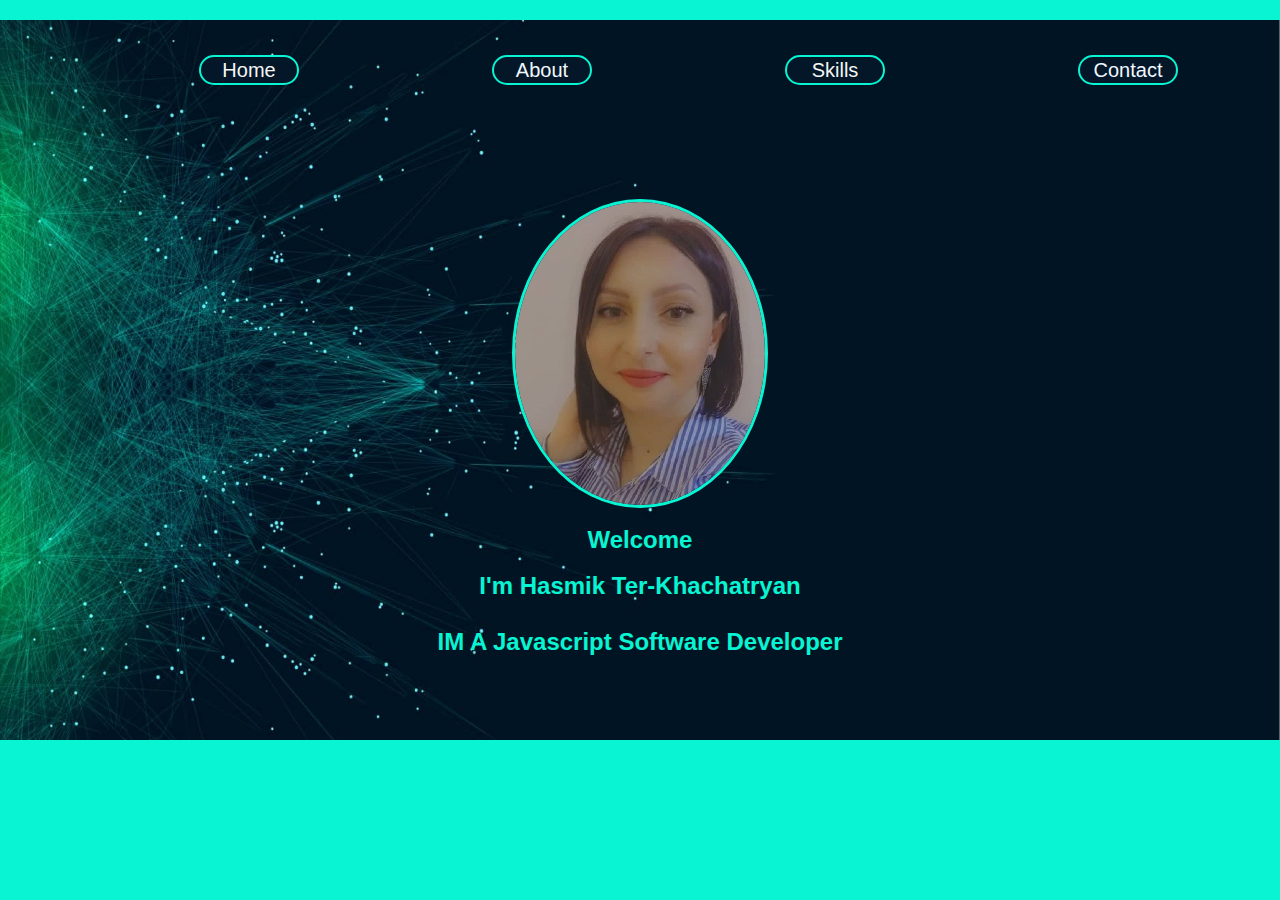
<file: index.html>
<!DOCTYPE html>
<html lang="en">
<head>
<title>Portfolio</title>

    <meta charset="UTF-8">
    <meta name="viewport" content="width=device-width, initial-scale=1">
    <link rel="stylesheet" href="style.css">

</head>

<body>
    
     

      <div id="conteiner">
        <button id="home">Home</button> 
        <button id="about"><a href="about_page/about.html"> About </a></button>
        <button id="skills">Skills</button>
        <button id="contact"><a href="about_page/about.html"> Contact</a></button>

        
      
     <img src="images/myimage.jpg"> <br>
        <h2 class="h2"> Welcome </h2><br>
    <h2 class="h2">I'm Hasmik Ter-Khachatryan<br><br>IM A Javascript Software Developer </h2>
     
 </div>





    <script src="script.js"> </script>
</body>

</html>
</file>
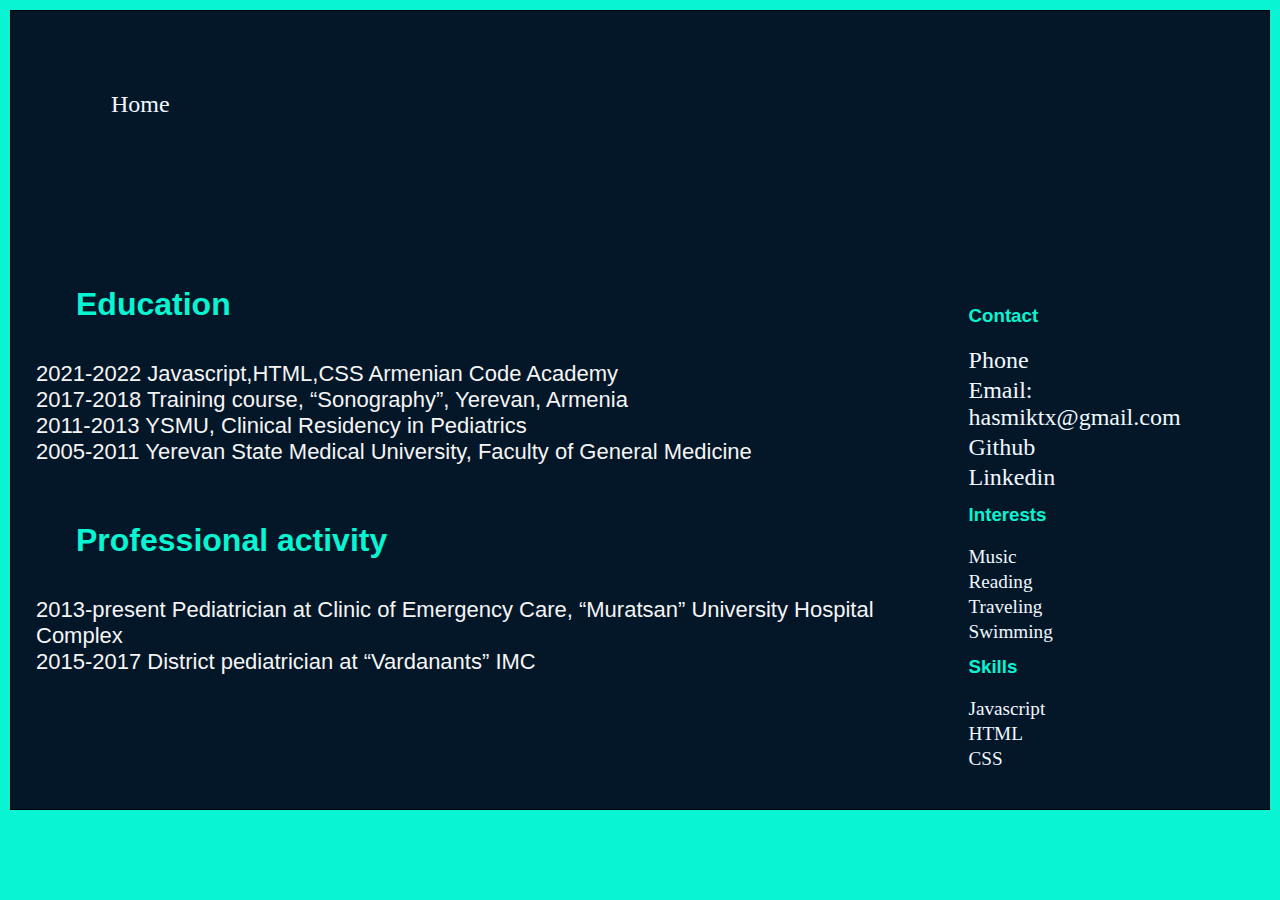
<file: about_page/index.html>
<!DOCTYPE html>
<html lang="en">
<head>
<title>Biography</title>

    <meta charset="UTF-8">
    <meta name="viewport" content="width=device-width, initial-scale=1">
    <meta http-equiv="X-UA-Compatible" content="IE=edge">

    <link rel="stylesheet" href="about.css">

</head>

<body>
    <div id ="conteiner">
        <div id="header">
            <a href="../Portfolio/index.html">Home</a>
            
        
        
            
        </div>

        <div id="content">
            
            <div>
        <h1> Education </h1><br>
        <p>  2021-2022 Javascript,HTML,CSS   Armenian Code Academy<br>  
              2017-2018 Training course, “Sonography”, Yerevan, Armenia<br> 
               2011-2013 YSMU, Clinical Residency in Pediatrics<br>  
                 2005-2011 Yerevan State Medical University, Faculty of General Medicine<br><br><br>
 </p>
     <h1> Professional activity</h1><br>
     <p>2013-present Pediatrician at Clinic of Emergency Care, “Muratsan” University Hospital Complex<br>
    
        2015-2017 District pediatrician at “Vardanants” IMC<br></p>
    </div>
    <div  id="sidebar">   
        <div> <h3>Contact</h3>
            <ul>
                <li><a href="">Phone</a></li>
               <li><a href="">Email: hasmiktx@gmail.com</a></li>
               <li><a href="https://github.com/Hasmiktx" target="_blank">Github</a></li>
               <li><a href="https://www.linkedin.com/in/hasmikter-khachatryan/" target="_blank">Linkedin</a></li>

               
               </ul>
            </div>
        <div><h3>Interests</h3>
            <ul>
             <li> Music</li>
            <li> Reading</li>
            <li>Traveling </li>
            <li>Swimming </li>
            </ul>
        </div>
        <div> <h3>Skills</h3>
            <ul>
                <li> Javascript</li>
               <li> HTML</li>
               <li>CSS </li>
               
               </ul>
            </div>

    </div>
        </div>
        
    

  <script src="about.js"> </script>
    </body>
</html>
</file>
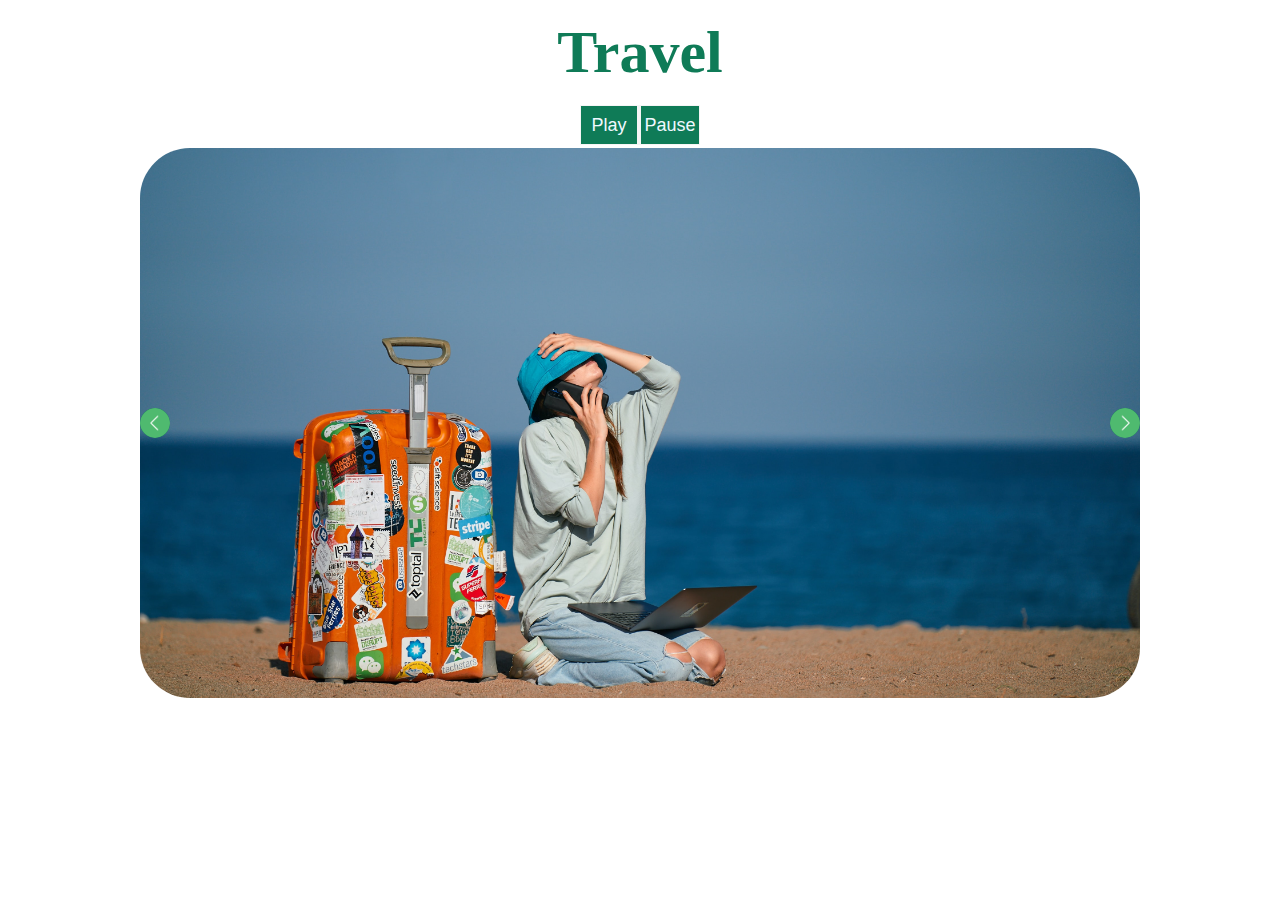
<file: Carusel/index.html>
<!DOCTYPE html>
<html leng="en">
    <head>
        <title>Carusel</title>

        <meta charset="UTF-8">
        <meta name="viewport" content="width=device-width, initial-scale=1">
        <meta http-equiv="X-UA-Compatible" content="IE=edge">

        <link rel="stylesheet" href="style.css">
        
        <link rel="icon" type="image/x-icon" href="images/carusel.png">
    </head>
    <body>
         <div class="flex conteiner">
            <div class="flex header">
                <div class="travel"><h1>Travel</h1></div>
                  
             </div>
             <div class="flex button">
                <div><button id="playbtn">Play</button></div>
                <div><button id="pausebtn">Pause </button></div>
            </div> 
             <div class="flex context">
                
            <div class="flex child">
                <button id="prev"></button>
                <button id="next"></button>
            </div>
            
            
        </div>
        </div> 
        
        <script src="main.js"> </script>
    </body>
</html>
</file>
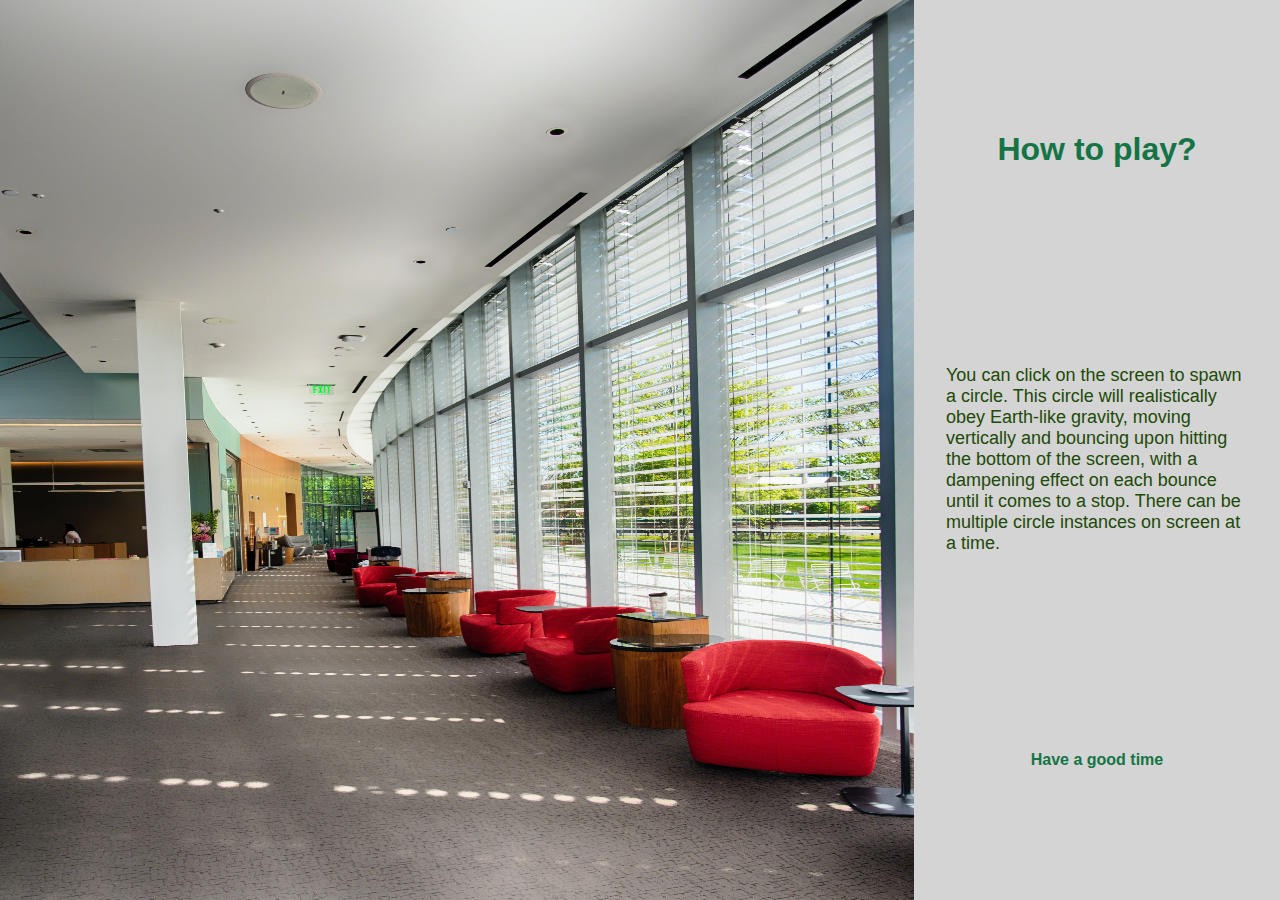
<file: Circle/index.html>
<!DOCTYPE html>
<html lang="en">
<head>
    <meta charset="UTF-8">
    <meta name="viewport" content="width=device-width, initial-scale=1.0">
    <title>Gravity</title>
    <link rel="stylesheet" href="style.css">
</head>
<body>
    <canvas></canvas>
    <div id="container">
        <h1>How to play?</h1>
        <p>You can click on the screen to spawn a circle. 
             This circle will realistically obey Earth-like gravity,
              moving vertically and bouncing upon hitting the bottom of the screen,
              with a dampening effect on each bounce until it comes to a stop. 
              There can be multiple circle instances on screen at a time.
            
        </p>
        <h4>Have a good time</h4>
    </div>
    <script src="main.js"></script>
</body>
</html>
</file>
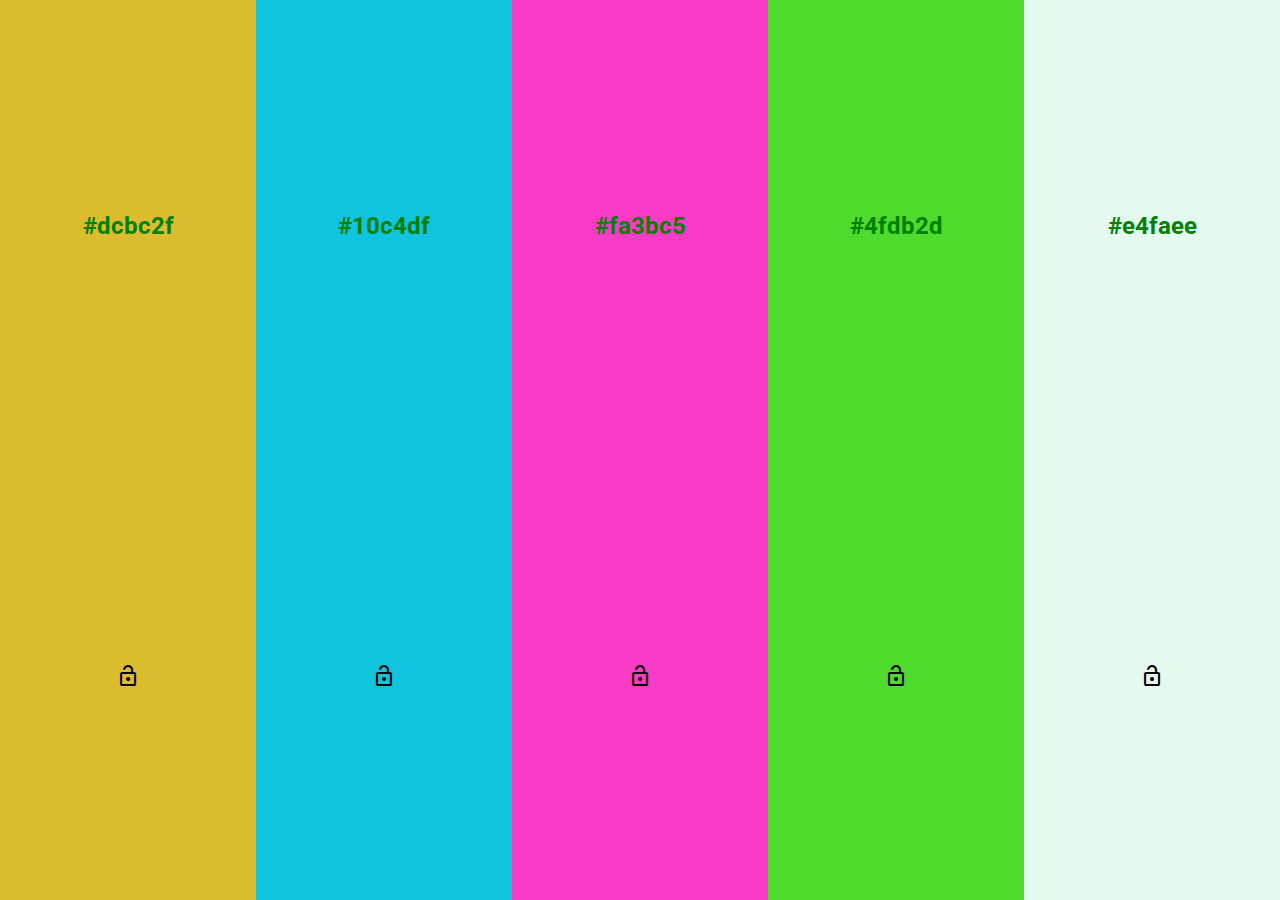
<file: Colormania/index.html>
<!DOCTYPE html>
<html lang="en">
<head>
    <meta charset="UTF-8">
    <meta http-equiv="X-UA-Compatible" content="IE=edge">
    <meta name="viewport" content="width=device-width, initial-scale=1.0">
    <title>Colormania</title>
    <link rel="stylesheet" href="sass/main.css">
    <link rel="preconnect" href="https://fonts.googleapis.com">
<link rel="preconnect" href="https://fonts.gstatic.com" crossorigin>
<link href="https://fonts.googleapis.com/css2?family=Roboto&display=swap" rel="stylesheet">
<link rel="stylesheet" href="https://fonts.googleapis.com/css2?family=Material+Symbols+Rounded:opsz,wght,FILL,GRAD@48,400,0,0" />
</head>
<body>
    
    <div class="col">
        <h2 class="col-h2" data-type="copy"></h2>
  
        
            
            <span class="material-symbols-rounded">
                lock_open
                </span>
                
        
      </div>
      <div class="col">
        <h2 class="col-h2"  data-type="copy"></h2>

  
        
            
            <span class="material-symbols-rounded">
                lock_open
                </span>
                
        
      </div>
      <div class="col">
        <h2 class="col-h2"  data-type="copy"></h2>

  
        
            
            <span class="material-symbols-rounded">
                lock_open
                </span>
                
      </div>
      <div class="col">
        <h2 class="col-h2"  data-type="copy"></h2>

  
        
            
            <span class="material-symbols-rounded">
                lock_open
                </span>
                
      </div>
      <div class="col">
        <h2 class="col-h2"  data-type="copy"></h2>

  
        
            
            <span class="material-symbols-rounded"
            
            >
                lock_open
                </span>
                
        
      </div>
      <script src="script.js"></script>
</body>
</html>
</file>
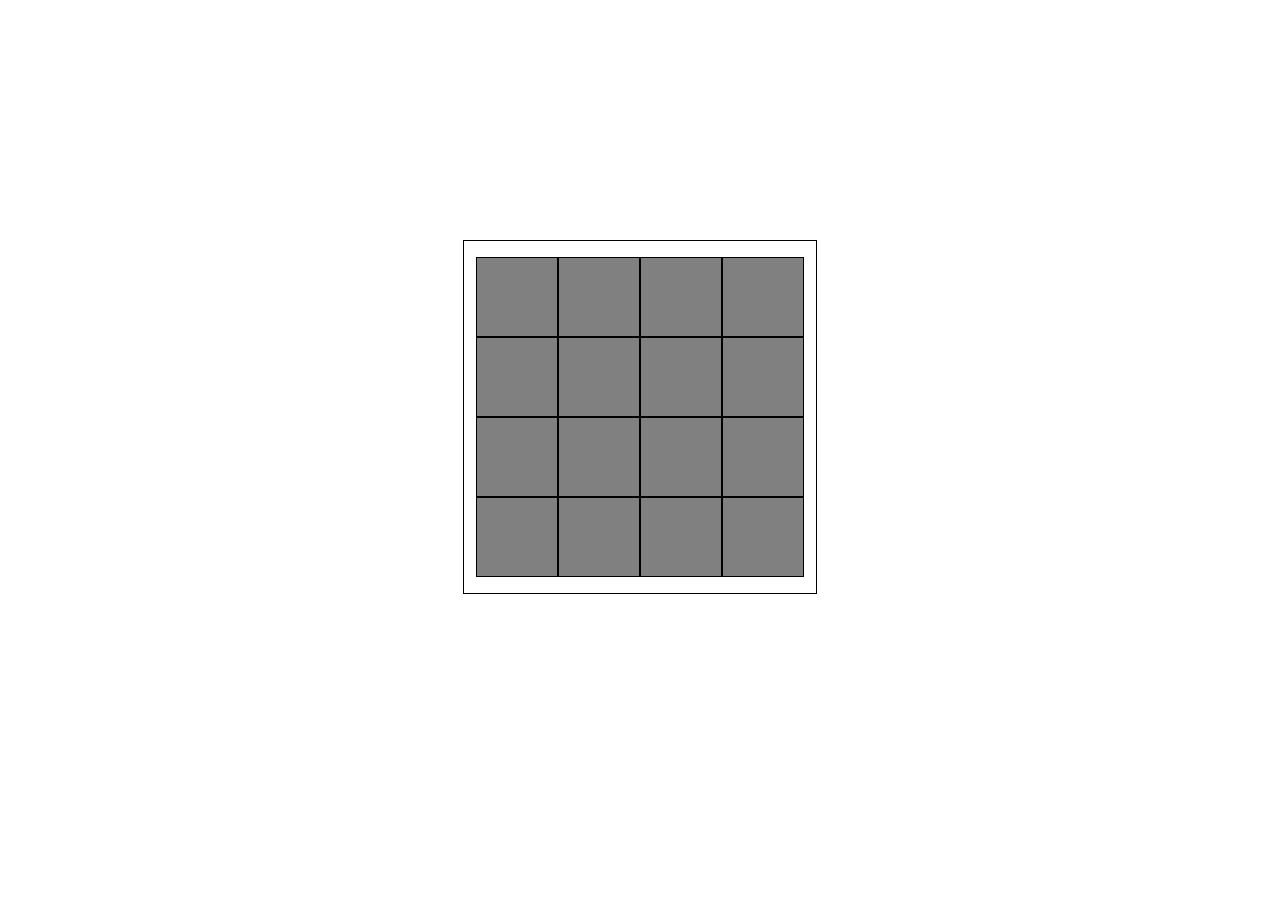
<file: Colors_Game/index.html>
<!DOCTYPE html>
<html>
<head>
<title>Cube</title>
<link rel="stylesheet"  href="style.css" />

</head>
<body>

<div id="container">
  <div class="row">
    <div class="col default "><div class="div red"></div></div>
    <div class="col default "><div class="div green"></div></div>
    <div class="col default "><div class="div orange"></div></div>
    <div class="col default"><div class="div blue"></div></div>

  </div>
  <div class="row">
    <div class="col default"><div class="div blue"></div></div>
    <div class="col default"><div class="div yellow"></div></div>
    <div class="col default"><div class="div purple"></div></div>
    <div class="col default"><div class="div sky"></div></div>

  </div>
  <div class="row">
    <div class="col default"><div class="div pink"></div></div>
    <div class="col default"><div class="div sky"></div></div>
    <div class="col default"><div class="div red"></div></div>
    <div class="col default "><div class="div orange"></div></div>

  </div>
  <div class="row">
    <div class="col default "><div class="div purple"></div></div>
    <div class="col default"><div class="div pink"></div></div>
    <div class="col default "><div class="div yellow"></div></div>
    <div class="col default "><div class="div green"></div></div>

  </div>
  
 

</div>
</div>

<script src="script.js"></script>

</body>
</html>
</file>
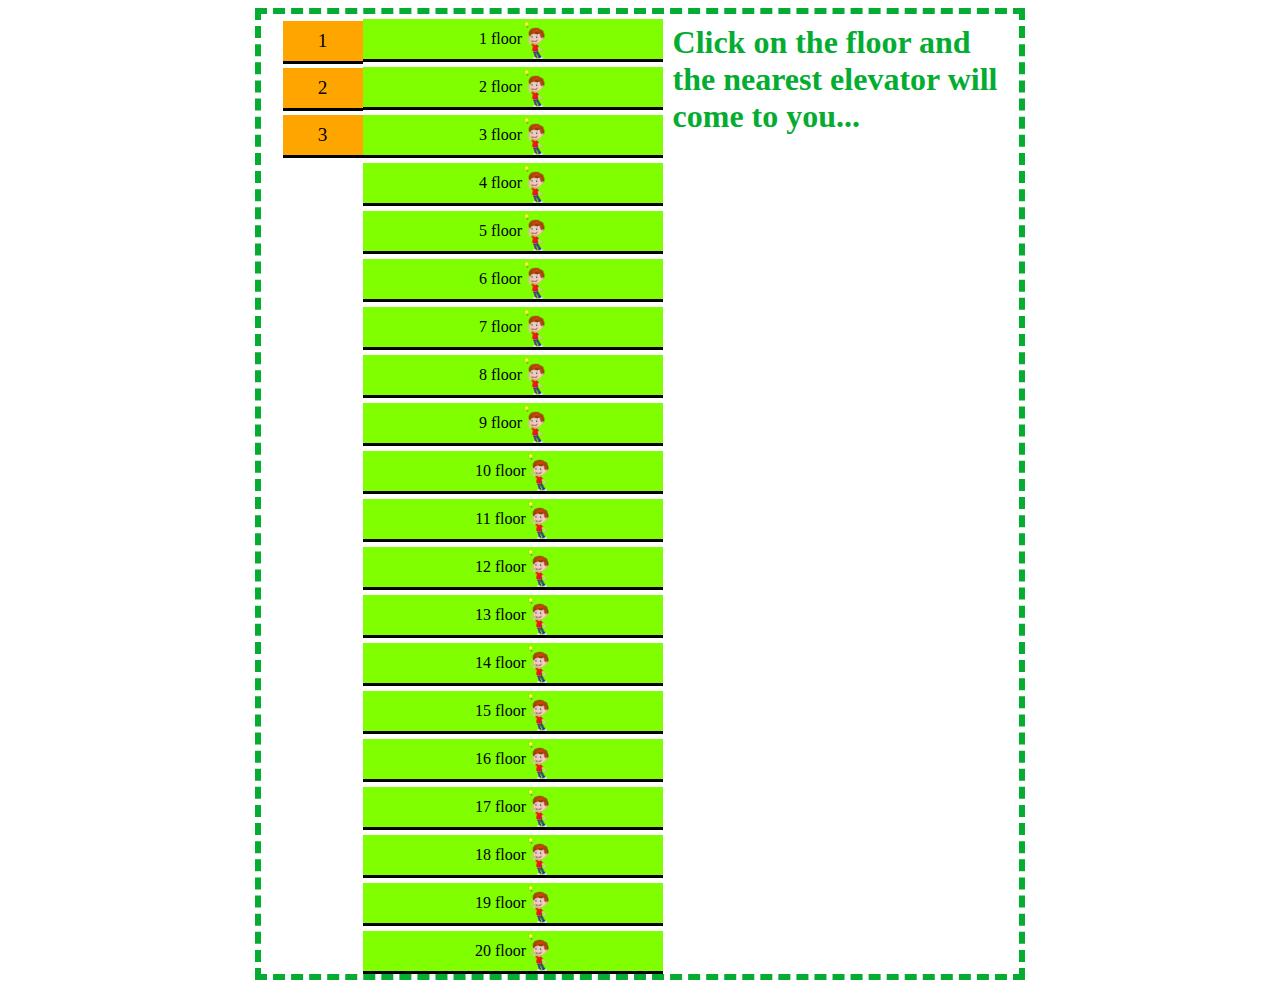
<file: Elevators/index.html>
<!DOCTYPE html>
<html>
<head>
<title>Elevator</title>
<link rel="stylesheet"  href="style.css" />

</head>
<body>

<div id="container">
  
  
  <div class="elevators">
    <div class="elevator_lift">1</div>
    <div class="elevator_lift">2</div>
    <div class="elevator_lift">3</div>
    </div>

  <div id="floors">
  

</div>
<p>Click on the floor and <br> the nearest elevator will <br> come to you...</p>
</div>

<script src="script.js"></script>

</body>
</html>
</file>
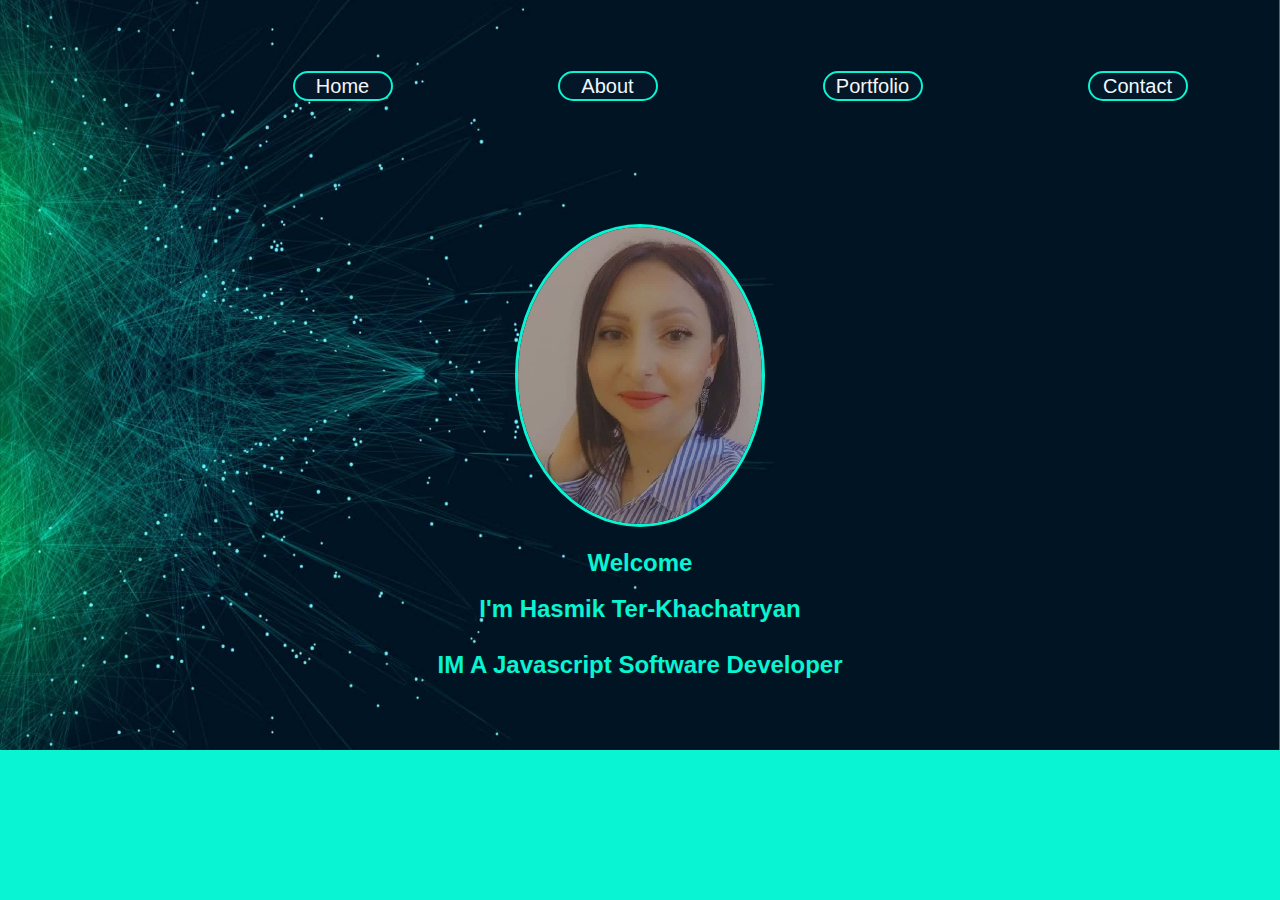
<file: Portfolio/index.html>
<!DOCTYPE html>
<html lang="en">
<head>
<title>Portfolio</title>

    <meta charset="UTF-8">
    <meta name="viewport" content="width=device-width, initial-scale=1">
    <meta http-equiv="X-UA-Compatible" content="IE=edge">

    <link rel="stylesheet" href="style.css">

</head>

<body>
    
     

      <div id="conteiner">
        <div id="header"> 
        <button id="home">Home</button> 
        <button id="about"><a href="../about_page/index.html"> About </a></button>
        <button id="portfolio">Portfolio</button>
        <button id="contact"><a href="../about_page/index.html"> Contact</a></button>

    </div>
      <div id="content">

    <div><img src="images/myimage.jpg"></div>  <br>
       <div> <h2 class="h2"> Welcome </h2><br>
    <h2 class="h2">I'm Hasmik Ter-Khachatryan<br><br>IM A Javascript Software Developer </h2>
</div>
</div>
     
 </div>





    <script src="script.js"> </script>
</body>

</html>
</file>
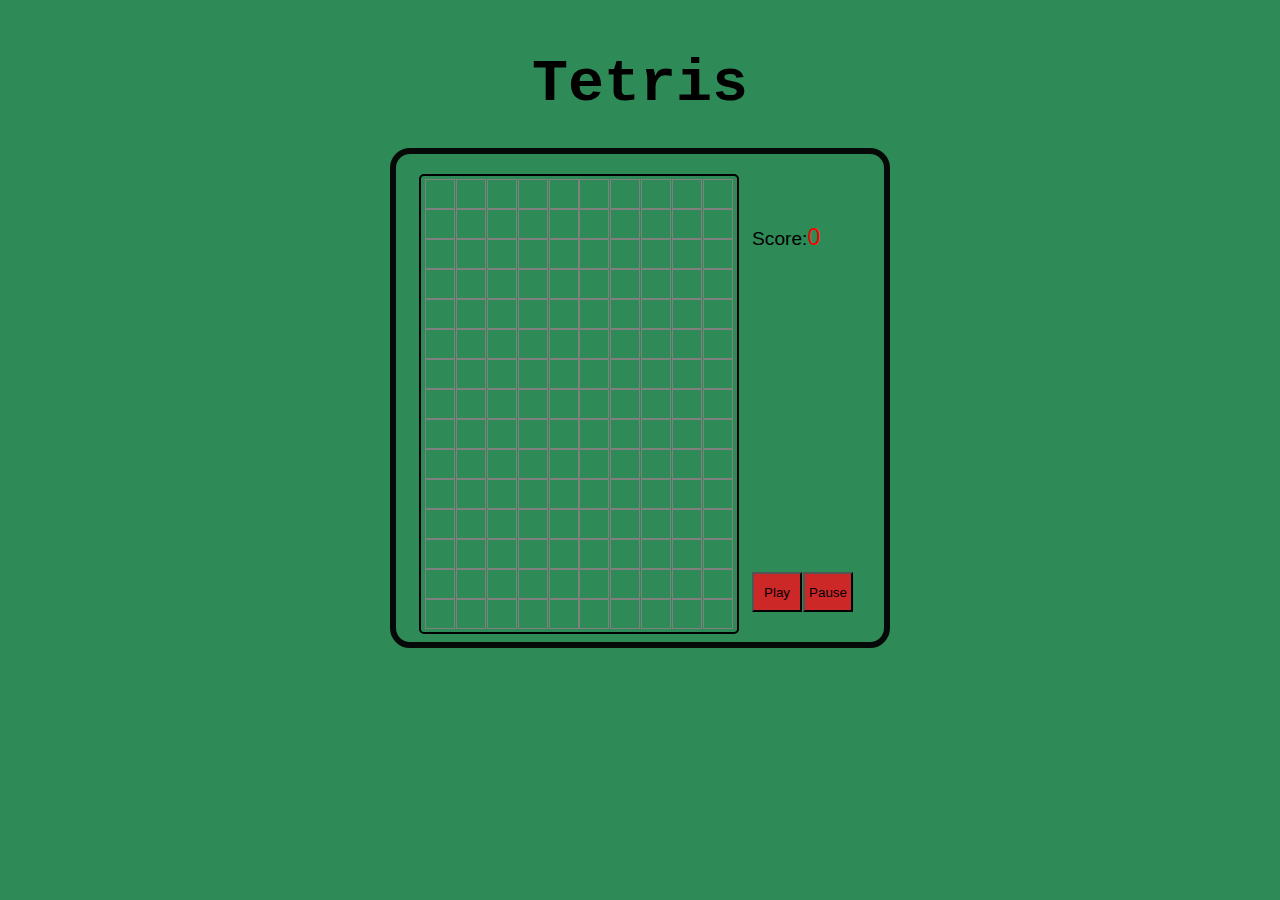
<file: Tetris/index.html>
<!DOCTYPE html>
<html lang="en">
<head>
<title>Tetris</title>

    <meta charset="UTF-8">
    <meta name="viewport" content="width=device-width, initial-scale=1">
    <meta http-equiv="X-UA-Compatible" content="IE=edge">
    <link rel="icon" type="image/x-icon" href="favicon-32x32.png">

    <link rel="stylesheet" href="style.css">

</head>

<body>
    <h1>Tetris</h1>
    <div id="display">  
    <div id="conteiner" class="game-conteiner"></div>
    <div id="game-atributes"> 
        <div id="score">Score:<span>0</span></div>
        <div id="play-pause">  
        <input id="play"  type="button" value="Play">
        <input  id="pause"type="button" value="Pause">
       <!-- <input  id="restart"type="button" value="restart"> --> 


    </div>
    </div>
</div>
    <script src="main.js"></script>
</body>
</file>
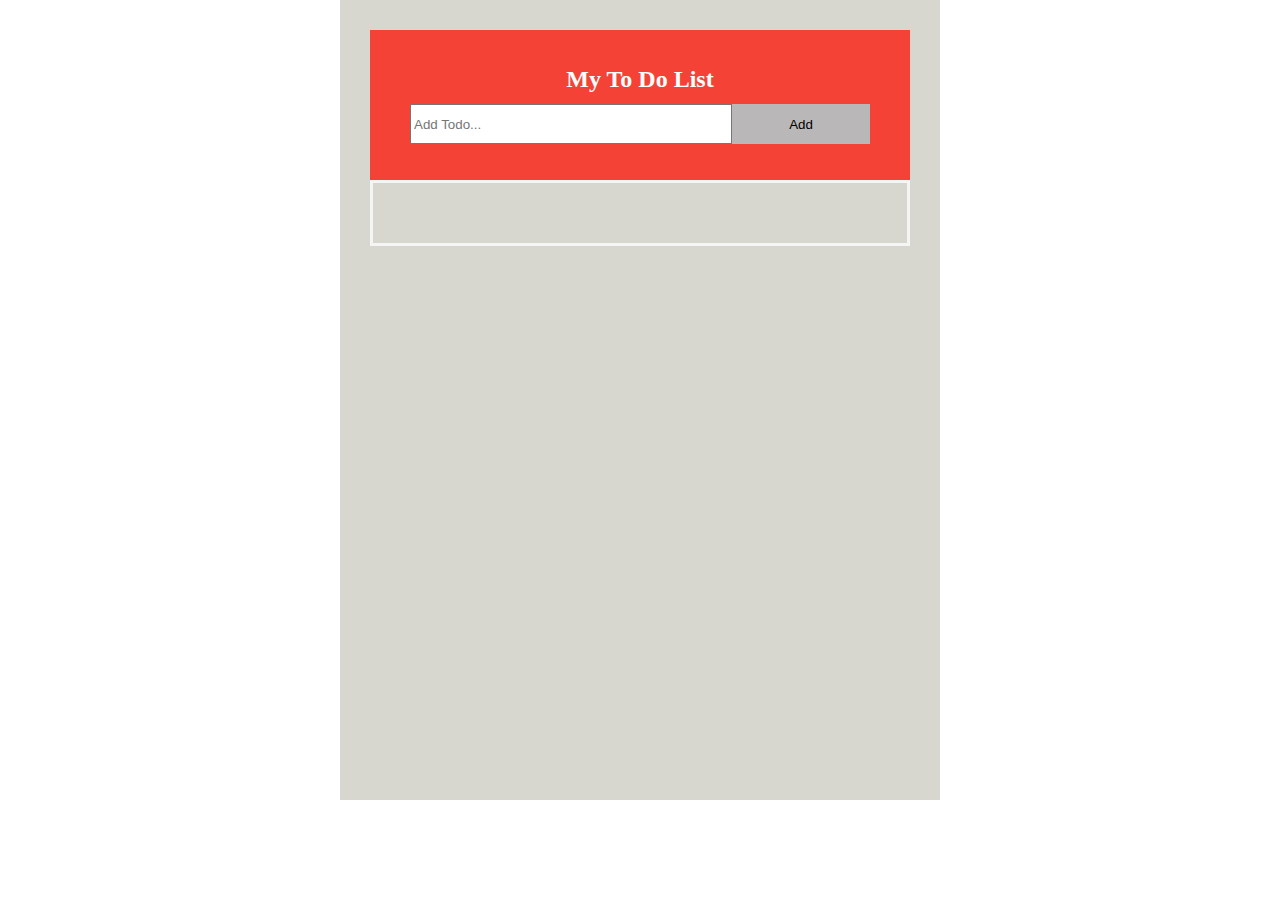
<file: ToDoList/index.html>
<!DOCTYPE html>
<html leng="en">
    <head>  
    <title>To Do List</title>
    <meta charset="UTF8">
    <meta name="viewport" content="width=device-width, initial-scale=1">
    <meta http-equiv="X-UA-Compatible" content="IE=edge">

    <link rel="stylesheet" href="style.css">
    <link rel="icon" type="image/x-icon" href="Todo.png">
</head>
<body>
    <div class=" flex conteiner">
        <div class=" flex header">
         <div id="h2" class="flex"> <h2>My To Do List</h2></div>
          <div id="input-zone" class="flex">
            <input type="search" id="to-do-input" placeholder="Add Todo...">
            <button type="submit" id="add">Add</button>
        </div>
        <div id="warning-div" class="flex"></div> 
        </div>
        <div class=" flex context">
           <ul id="ul" class="flex"></ul> 

        </div>
    </div>
    
    <script src="script.js"></script>
</body>
</html>
</file>
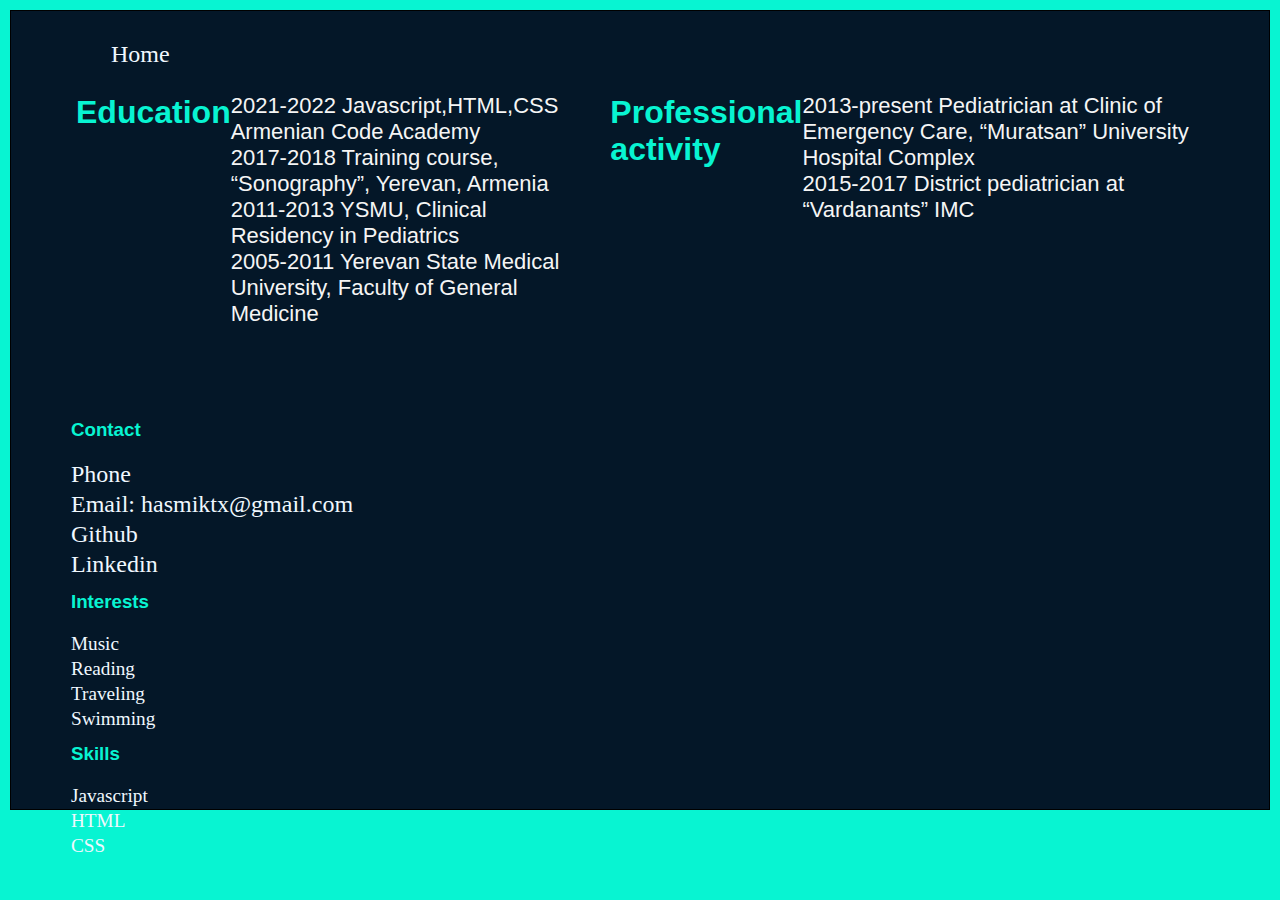
<file: about_page/about.html>
<!DOCTYPE html>
<html lang="en">
<head>
<title>Biography</title>

    <meta charset="UTF-8">
    <meta name="viewport" content="width=device-width, initial-scale=1">
    <link rel="stylesheet" href="about.css">

</head>

<body>
    <div id ="conteiner">
        <div id="header">
            <a href="../index.html">Home</a>
            
        
        
            
        </div>

        <div id="content">
            
            
        <h1> Education </h1><br>
        <p>  2021-2022 Javascript,HTML,CSS   Armenian Code Academy<br>  
              2017-2018 Training course, “Sonography”, Yerevan, Armenia<br> 
               2011-2013 YSMU, Clinical Residency in Pediatrics<br>  
                 2005-2011 Yerevan State Medical University, Faculty of General Medicine<br><br><br>
 </p>
     <h1> Professional activity</h1><br>
     <p>2013-present Pediatrician at Clinic of Emergency Care, “Muratsan” University Hospital Complex<br>
    
        2015-2017 District pediatrician at “Vardanants” IMC<br></p>
        </div>
        <div id="sidebar">

            <h3>Contact</h3>
            <ul>
                <li><a href="">Phone</a></li>
               <li><a href="">Email: hasmiktx@gmail.com</a></li>
               <li><a href="https://github.com/Hasmiktx" target="_blank">Github</a></li>
               <li><a href="https://www.linkedin.com/in/hasmikter-khachatryan/" target="_blank">Linkedin</a></li>

               
               </ul>
            <h3>Interests</h3>
            <ul>
             <li> Music</li>
            <li> Reading</li>
            <li>Traveling </li>
            <li>Swimming </li>
            </ul>


            <h3>Skills</h3>
            <ul>
                <li> Javascript</li>
               <li> HTML</li>
               <li>CSS </li>
               
               </ul>
        </div>
    </div>

  <script src="about.js"> </script>
    </body>
</html>
</file>
<file: style.css>
body{
    background-color: #08F4D2;
}
*
{
    padding: 0;
    margin: 0;
}
button{
    
    text-align: center;
    width: 100px;
    height: 30px;
    cursor: pointer;
    color:whitesmoke;
    background-color:rgb(4, 23, 40) ;
    font-size: 20px;
    margin-top: 2%;
    margin-left: 15%;
    border-radius: 30px;
    border:2px solid #08F4D2;

    
}

#home a, #about a, #contact a{
    color: aliceblue;
    text-decoration: none;
}



#conteiner{
    
   
    padding: 10px;
    margin-top: 20px;
    margin-left: auto;
    margin-right: auto;
    
    background-image: url("images/pic1.jpg");
    background-size: cover;
    background-repeat: no-repeat;
    background-position: 0% 30%;
   max-width: 1450px;
    height: 700px;
}

    
    


img {
    display: block;
   border: 3px solid #08F4D2;
   margin-top: 9%;
  margin-left: auto;
  margin-right: auto;
width: 250px;

image-rendering: pixelated;
border-radius:50%;

}







.h2{
    
    text-align: center;
    color: #08F4D2;
    font-family: sans-serif;
    
}
</file>
<file: about_page/about.css>
body{
    background-color: #08F4D2;
    padding: 10px;
}
*
{  box-sizing: border-box;
    padding: 0;
    margin: 0;
}

#conteiner{
    display: flex;
    flex-flow: column nowrap;
    justify-content: space-around;
    background-color:rgb(4, 23, 40);
    max-width: 1600px;
    height: 800px;
    border:1px solid black;
    padding: 10px;
    margin: auto auto;
}

#header{
    
    display: flex;
    height: 100px;
    padding: 10px;
    
    
    
}
#header a {
    margin-left: 80px;
}
#content{
    display: flex;
    justify-content: space-around;
    
    padding: 15px;
}
#sidebar{
    display: flex;
    flex-flow: column nowrap;
    justify-content: space-evenly;
   max-width: 400px;
    height: 450px;
    
    
    padding: 10px;
}
#content h1, #sidebar h3 {
    color:#08F4D2;
    margin-left: 40px;
    margin-bottom: 20px;
    margin-top: 10px; 
    font-family: Arial, Helvetica, sans-serif;
}

#content h1{
    margin-top: 1px;
}
li{
    color: aliceblue;
    font-size: larger;
    margin-left:40px ;
    list-style: none;
    margin-bottom: 3px;
}


li a{
    text-decoration: none;
    color: aliceblue;
}
#content p{
    font-size: 22px;
    font-family: 'Franklin Gothic Medium', 'Arial Narrow', Arial, sans-serif;
    color:whitesmoke;
    margin-bottom: 5px;
}

 a{
     margin-top: 10px;
    text-decoration: none;
    color:aliceblue;
    font-size: x-large;
}
</file>
<file: Carusel/style.css>
*{
    margin: 0;
    padding: 0;
    box-sizing: border-box;
}
body{
    background-image: url("https://media.gettyimages.com/videos/soft-white-background-video-id1132439239?s=640x640");
    background-position:center center;
    background-size: cover;
    background-repeat: no-repeat;
    
}
.flex{
    display: flex;
}
.conteiner{
    margin-left: auto;
    margin-right: auto;
    
    flex-flow: column nowrap;
    justify-content: space-evenly;
    

    max-width: 1200px;
    height: 700px;
}
.context{
    flex-flow: row nowrap;
    justify-content: center;

}
 
.child{

    /* flex:2; */
    
    flex-flow: row nowrap;
    justify-content: space-between;
    align-items: center;
    width: 1000px;
    height: 550px;
    
    background-image: url("images/img1.jpg");
    background-size: cover;
    background-repeat: no-repeat;
    background-position: center center;
    border-radius: 50px;
}
.header{
    
    flex-flow: column nowrap;
    justify-content: space-evenly;
    height: 100px;
    text-align: center;
    font-size: larger;
}
.button{
    flex-flow: row nowrap;
    justify-content:center;
    
}
.travel{
    text-align: center;
    font-size: 30px;
    color: rgb(15, 123, 87);
    font-family:fantasy;
}
button{
    cursor: pointer;
    text-align: center;
    color: aliceblue;
    font-size: large;
    background-color: rgb(15, 123, 87);
    border: 1px solid whitesmoke;
    width: 60px;
    height: 40px;

}
#playbtn{
    border-right: 3px solid whitesmoke;
}
#prev{
 width:30px;   
 height:30px;
 border:0cm;
 border-radius: 50%;
background-image: url("images/LeftRow.png");
background-size: cover;
background-position: center center;
}
#next{
    width:30px;   
    height:30px;
    border: 0cm;
    border-radius: 50%;
    background-image: url("images/RightRow.png");
    background-size: cover;
    background-position: center center;

}
</file>
<file: Circle/style.css>
*{
    box-sizing: border-box;
    margin: 0;
    padding: 0;
}


body {
    
    display: flex;
    
    font-family: Arial, sans-serif;
    
    
} 

canvas {
     cursor: pointer;
    
}


#container{
    
    padding: 2rem;
    display: flex;
    
    flex-direction: column;
    align-items: center;
    justify-content: space-around;
    
    background-color:  #D3D4D3;
    }
    
h1,h4{
    color: rgb(20, 116, 70);
}
p{
    font-size: large;
    color:  #214908;
}
</file>
<file: Colormania/sass/main.css>
.col {
  display: flex;
  flex: 1;
  flex-direction: column;
  align-items: center;
  justify-content: space-around;
}
.col h2 {
  color: green;
  transition: background ease-in-out 0.3s;
}
.col h2:hover {
  background-color: rgb(219, 219, 247);
  border-radius: 3px;
  cursor: pointer;
}
.col h2::-moz-selection {
  color: green;
  background-color: rgb(219, 219, 247);
}
.col h2::selection {
  color: green;
  background-color: rgb(219, 219, 247);
}
.col span:hover {
  cursor: pointer;
}

* {
  padding: 0;
  margin: 0;
  box-sizing: border-box;
}

body {
  font-family: "Roboto", sans-serif;
  width: 100vw;
  height: 100vh;
  display: flex;
}/*# sourceMappingURL=main.css.map */
</file>
<file: Colors_Game/style.css>
#container{
    width: 22rem;
    height: 22rem;
    border: 1px solid black;
    
    
    display: flex;
    flex-direction: column;
    
    justify-content: center;
    margin: auto;
    margin-top: 15rem;
    
  }
  .row{
    width: 100%;
    height: 5rem;
    
    display: flex;
    
    justify-content: center;
  }
  .col{
    width: 5rem;
    border: 1px solid black;
    position: relative;
    transition: all cubic-bezier(0.23, 1, 0.320, 1);
    
  }
  .default{
    background-color: gray;
  }
  .default:hover{
    background-color: rgb(170, 167, 167);
  
  }
  .red{
    position: absolute;
    width: 100%;
    height: 100%;
    display: none;
    background-color: red;
    
  }
  .green{
    width: 100%;
    height: 100%;
    display: none;
    background-color: green;
  }
  .yellow{
    width: 100%;
    height: 100%;
    display: none;
    background-color: yellow;
  }
  .blue{
    width: 100%;
    height: 100%;
    display: none;
    background-color: blue;
  }
  .pink{
    width: 100%;
    height: 100%;
    display: none;
    background-color: palevioletred;
  }
  .purple{
    width: 100%;
    height: 100%;
    display: none;
    background-color: blueviolet;
  }
  .orange{
    width: 100%;
    height: 100%;
    display: none;
    background-color: orange;
  }
  .sky{
    width: 100%;
    height: 100%;
    display: none;
    background-color: aqua;
  }
</file>
<file: Elevators/style.css>
#container{
    display: flex;
    justify-content: center;
    border:6px dashed rgb(4, 173, 49);
    width: 60%;
  
    
    margin: auto;
  }
  
  p{
    font-size: 2rem;
    color: rgb(4, 173, 49);
    font-weight: 800;
    margin-top: 10px;
    margin-left: 10px;
  }
  
  .elevators{
    display: flex;
    flex-direction: column;
    

  }
  .elevator{
    display: flex;
    justify-content: center;
    margin-top: 7px;
    
    height: 40px;
    

  
  }
  .elevator_lift{
    
        display: flex;
        justify-content: center;
        align-items: center;
        width: 80px;
        height: 40px;
        background-color:orange;
        border-bottom:3px solid black;
        font-size: larger;
      
  }
  #floors{
    display: flex;
    flex-direction: column;
    
  }
  .floor{
    display: flex;
    justify-content: center;
    align-items: center;
    
    width: 300px;
    height: 40px;
    background-color: chartreuse;
    margin-top: 5px;
    border-bottom: 3px solid black;
  }
  img{
    
    height: 40px;
  }
</file>
<file: Portfolio/style.css>
body{
    background-color: #08F4D2;
}
*
{box-sizing: border-box;
    padding: 0;
    margin: 0;
}
button{
    
    text-align: center;
    width: 100px;
    height: 30px;
    cursor: pointer;
    color:whitesmoke;
    background-color:rgb(4, 23, 40) ;
    font-size: 20px;
    
    
    border-radius: 30px;
    border:2px solid #08F4D2;

    
}

#home a, #about a, #contact a{
    color: aliceblue;
    text-decoration: none;
}



#conteiner{
    
   display: flex;
   flex-flow: column nowrap;
   justify-content: space-around;
    padding: 10px;
    
    margin-left: auto;
    margin-right: auto;
    
    background-image: url("images/pic1.jpg");
    background-size: cover;
    background-repeat: no-repeat;
    background-position: 0% 30%;
   max-width: 1600px;
    height: 750px;
}


#header{
    display: flex;
    justify-content: space-around;
    margin-left: 200px;
}
    
    #content {
        display: flex;
        flex-flow: column nowrap;
        align-items: center;
        
    }


img {
    
   border: 3px solid #08F4D2;
   max-width: 250px;

    image-rendering: pixelated;
    border-radius:50%;

}
.links{
    margin-left: 150px;
}
li{
    list-style: none;
    margin-top: 20px;
}





.h2{
    
    text-align: center;
    color: #08F4D2;
    font-family: sans-serif;
    
}
</file>
<file: Tetris/style.css>
*{
    margin: 0;
    padding: 0;
    box-sizing: border-box;
}
body{
    background-color: #2e8b57;;
}
#display{
    border: 6px solid #050907;
    border-radius: 20px;
    
    display: flex;
    justify-content: space-around;
    max-width: 500px;
    height: 500px;
    margin: auto auto;
    margin-top: 30px;
    padding: 10px;
}
#conteiner {
    
    display: flex;
    width: 320px;
    height: 460px;
    margin: 10px auto;
    flex-wrap: wrap;
    justify-content: space-evenly;
    border: 2px solid black;
    border-radius: 5px;
    padding: 3px;
}

#game-atributes{
    display: flex;
    flex-flow: column nowrap;
    justify-content: space-between;
}
#score, span{
    
    font-size: larger;
    margin-top: 60px;
    font-family: 'Lucida Sans', 'Lucida Sans Regular', 'Lucida Grande', 'Lucida Sans Unicode', Geneva, Verdana, sans-serif;
}

#play-pause{
    display: flex;
    justify-content: end;
    margin-right: 20px;
    margin-bottom: 10px;
}
.cell { 
    height: 30px;
    width: 30px;
    border: 1px groove gray;
}




input{
    cursor: pointer;
    width: 50px;
    height: 40px;
    background-color: rgb(205, 40, 40);
    margin-right: 1px;
    margin-bottom: 10px;
}

.freeze{
    background-color: rgb(137, 38, 146);
}
.tetro{
    background-color: aquamarine; 
    border: 0.3px solid rgb(170, 154, 154);
}

.gameOverDiv {
    display: none;
    font-size: 50px;
    font-family: fantasy;
    color: rgb(180, 15, 15);
    margin: auto;
    margin-right: 95px;
}
h1{
    text-align: center;
    font-size: 60px;
    font-family: 'Courier New', Courier, monospace;
    margin-top: 50px;
}
</file>
<file: ToDoList/style.css>
*{
    padding:0;
    margin: 0;
    box-sizing: border-box; 
}

/* *,
*::before,
*::after {
  box-sizing: border-box;
} */


    body{
        height:100vh;
        
    }


.flex{
    display: flex;
    flex-wrap: nowrap;
}
.conteiner{
    
    
    flex-flow: column nowrap;
    
    max-width: 600px;
    min-width: 200px;
    height: 800px;
    margin-left: auto;
    margin-right: auto;
    padding: 30px;
    background-color: rgb(215, 215, 208);
}
#h2{
    justify-content: center;
}
.header{
    
    flex-flow: column nowrap;
    justify-content: space-around;
    background-color: #f44336;
    padding: 30px 40px;
    color: white;
    text-align: center;
    height: 150px;
    max-width: 600px;
    
  }
  #input-zone{
      
      justify-content: center;
      

  }

  #to-do-input{
      
    /* flex:1; */
    width: 70%;
    height: 40px;
    outline:none;
    padding:2px;
}
  .context{
      
      position: relative;
      border: 3px solid whitesmoke;
      padding: 30px;
      
      
    
  }
  
  #add{
      
    cursor: pointer;
      background-color: rgb(185, 183, 183);
      width:30%;
      height: 40px;
      border: 0cm;
  }

     #add:hover{
      background-color: #fff;
    }

    #warning-div{
    
        display: none;
        max-width: 300px;
        height: 30px;
        background-color: rgb(241, 245, 245);
        text-align: center;
        color:red;
        font-size: larger;
        border: 1px solid grey;
    
    }


#ul{
    
    
    
    flex-flow: column nowrap;
    align-items: flex-start;
    justify-content: flex-start;
    text-align:left;
    margin-left: 50px;
    
    }
li{
    display: flex;
    margin-left: 5px;
    list-style: none;
    color: #fff;
    font-size: larger;
    font-family:'Trebuchet MS', 'Lucida Sans Unicode', 'Lucida Grande', 'Lucida Sans', Arial, sans-serif;
    
    
    
}
.listDivs:hover{
    background-color: rgb(184, 182, 182);
    cursor: pointer;
    
}
.listDivs{
    display: flex;
    
    justify-content: space-between;
    
    height: 30px;
    width: 300px;
    
    margin-bottom: 4px;
    background-color: rgba(108, 107, 107, 0.867);
    
    text-align: left;
}

.check{
    text-decoration: line-through;
    
    

}
.deleteBtn{
    
    cursor: pointer;
    font-size: small;
    width: 20%;
    height: 30px;
}

.deleteBtn:hover{
    background-color: #f44336;
}
</file>
